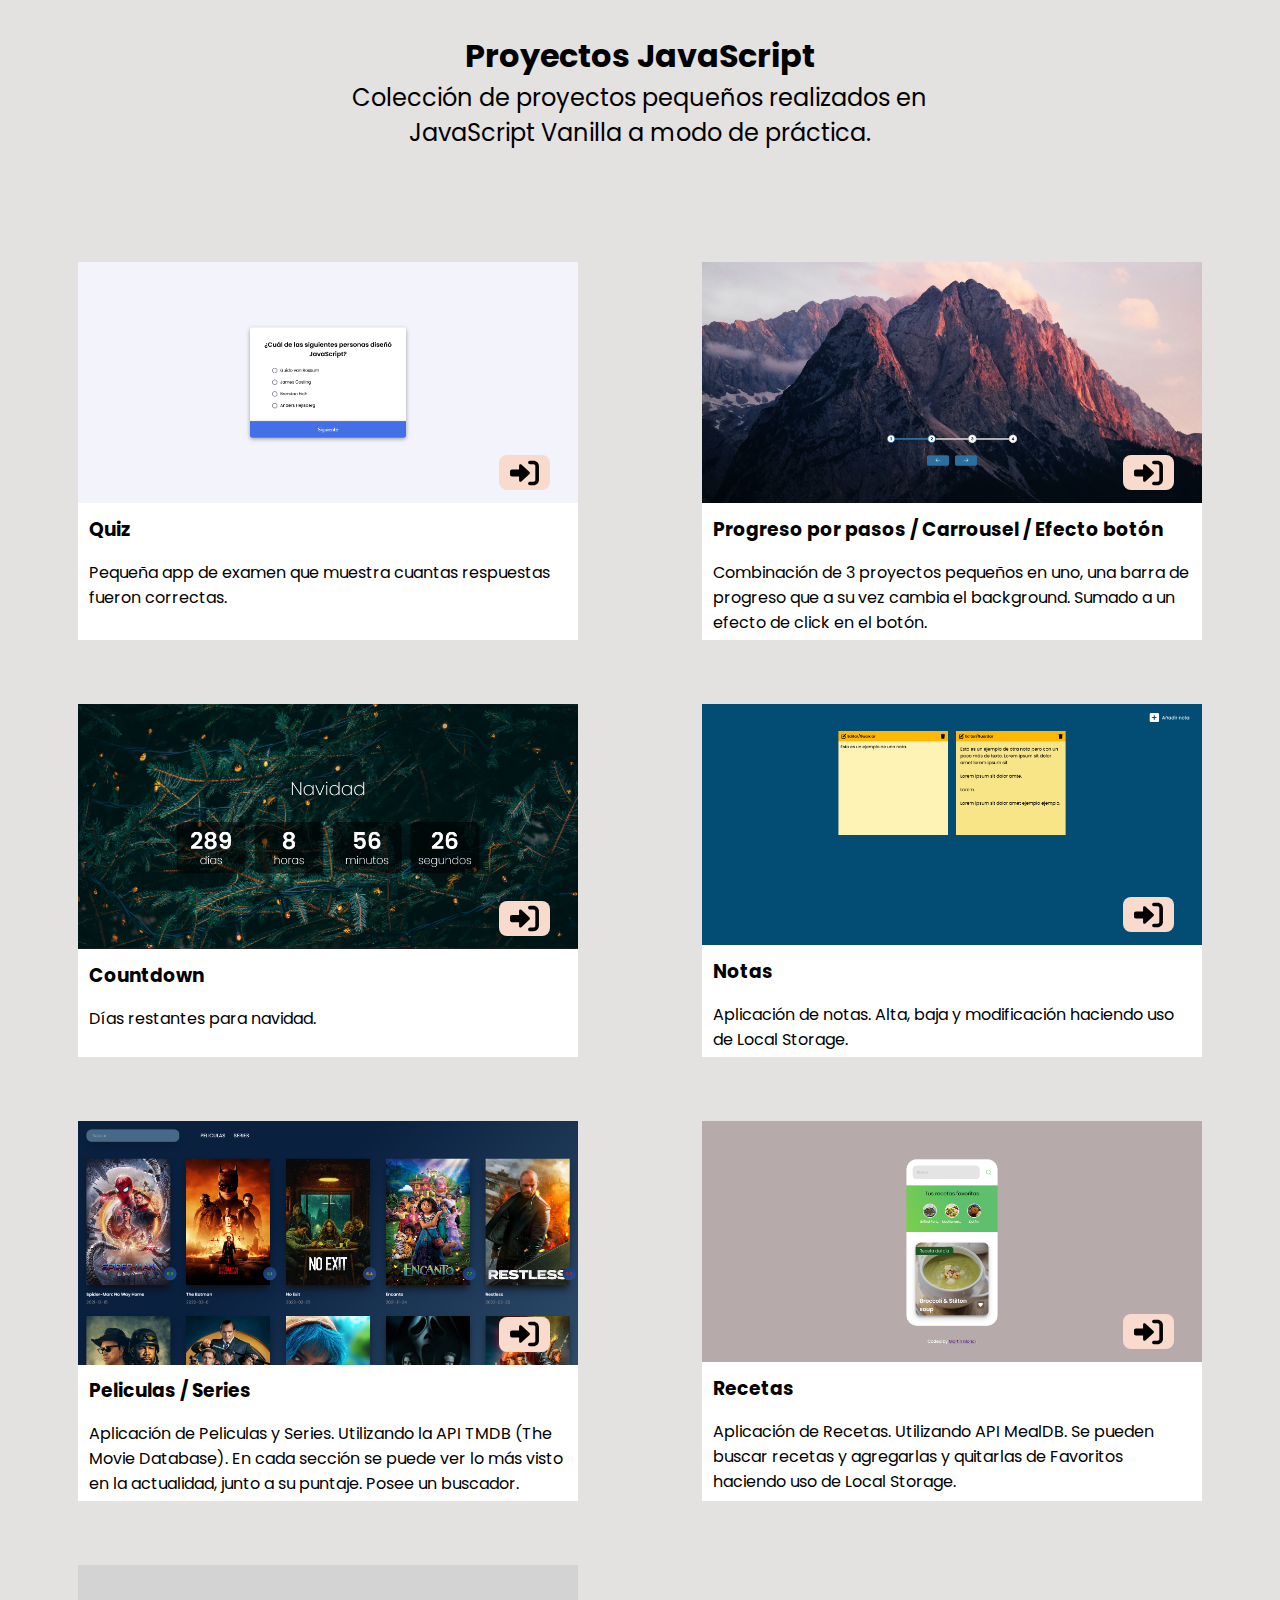
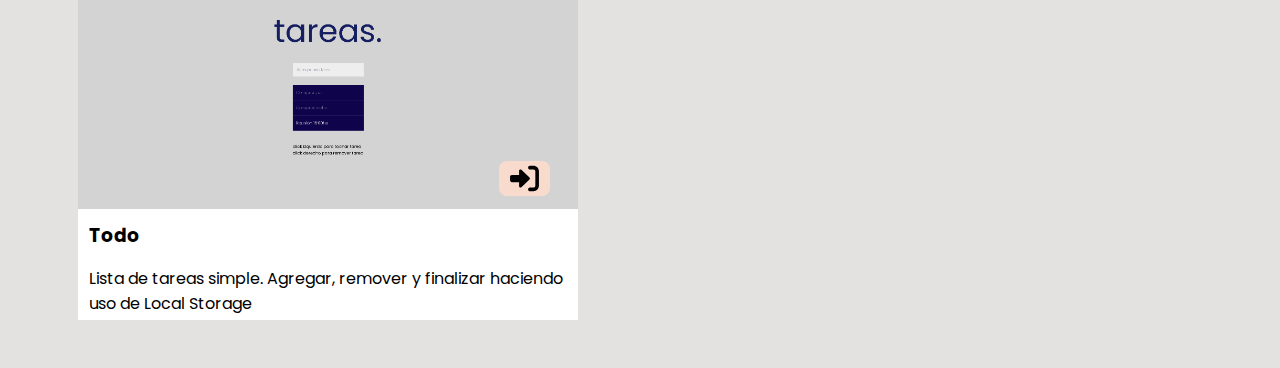
<file: index.html>
<!DOCTYPE html>
<html lang="en">
   <head>
      <meta charset="UTF-8" />
      <meta http-equiv="X-UA-Compatible" content="IE=edge" />
      <meta name="viewport" content="width=device-width, initial-scale=1.0" />
      <link rel="stylesheet" href="style.css" />
      <title>Proyectos Javascript</title>
   </head>
   <body>
      <header>
         <h1>Proyectos JavaScript</h1>
         <div>
            <h2>
               Colección de proyectos pequeños realizados en JavaScript Vanilla a modo de práctica.
            </h2>
         </div>
      </header>

      <main>
         <article>
            <div class="arrow">
               <img src="./img/quiz.png" alt="" />
               <a target="_blank" href="https://upbeat-ardinghelli-ae4af2.netlify.app/"
                  ><img class="arrow__svg" src="./img/right-to-bracket-solid.svg" alt=""
               /></a>
            </div>
            <div class="text">
               <h3>Quiz</h3>
               <p>Pequeña app de examen que muestra cuantas respuestas fueron correctas.</p>
            </div>
         </article>
         <article>
            <div class="arrow">
               <img src="./img/steps.png" alt="" />
               <a target="_blank" href="https://steps-umber.vercel.app/"
                  ><img class="arrow__svg" src="./img/right-to-bracket-solid.svg" alt=""
               /></a>
            </div>
            <div class="text">
               <h3>Progreso por pasos / Carrousel / Efecto botón</h3>
               <p>
                  Combinación de 3 proyectos pequeños en uno, una barra de progreso que a su vez
                  cambia el background. Sumado a un efecto de click en el botón.
               </p>
            </div>
         </article>
         <article>
            <div class="arrow">
               <img src="./img/countdown.png" alt="" />
               <a target="_blank" href="https://countdown-mu.vercel.app/"
                  ><img class="arrow__svg" src="./img/right-to-bracket-solid.svg" alt=""
               /></a>
            </div>
            <div class="text">
               <h3>Countdown</h3>
               <p>Días restantes para navidad.</p>
            </div>
         </article>
         <article>
            <div class="arrow">
               <img src="./img/notas.png" alt="" />
               <a target="_blank" href="https://jolly-clarke-199ea1.netlify.app/"
                  ><img class="arrow__svg" src="./img/right-to-bracket-solid.svg" alt=""
               /></a>
            </div>
            <div class="text">
               <h3>Notas</h3>
               <p>Aplicación de notas. Alta, baja y modificación haciendo uso de Local Storage.</p>
            </div>
         </article>
         <article>
            <div class="arrow">
               <img src="./img/pelis.png" alt="" />
               <a target="_blank" href="https://peliculas-mu.vercel.app/"
                  ><img class="arrow__svg" src="./img/right-to-bracket-solid.svg" alt=""
               /></a>
            </div>
            <div class="text">
               <h3>Peliculas / Series</h3>
               <p>
                  Aplicación de Peliculas y Series. Utilizando la API TMDB (The Movie Database). En
                  cada sección se puede ver lo más visto en la actualidad, junto a su puntaje. Posee
                  un buscador.
               </p>
            </div>
         </article>
         <article>
            <div class="arrow">
               <img src="./img/recetas.png" alt="" />
               <a target="_blank" href="https://frosty-einstein-0c8d61.netlify.app/"
                  ><img class="arrow__svg" src="./img/right-to-bracket-solid.svg" alt=""
               /></a>
            </div>
            <div class="text">
               <h3>Recetas</h3>
               <p>
                  Aplicación de Recetas. Utilizando API MealDB. Se pueden buscar recetas y
                  agregarlas y quitarlas de Favoritos haciendo uso de Local Storage.
               </p>
            </div>
         </article>
         <article>
            <div class="arrow">
               <img src="./img/todo.png" alt="" />
               <a target="_blank" href="https://kind-benz-af4916.netlify.app/"
                  ><img class="arrow__svg" src="./img/right-to-bracket-solid.svg" alt=""
               /></a>
            </div>
            <div class="text">
               <h3>Todo</h3>
               <p>
                  Lista de tareas simple. Agregar, remover y finalizar haciendo uso de Local Storage
               </p>
            </div>
         </article>
      </main>
   </body>
</html>
</file>
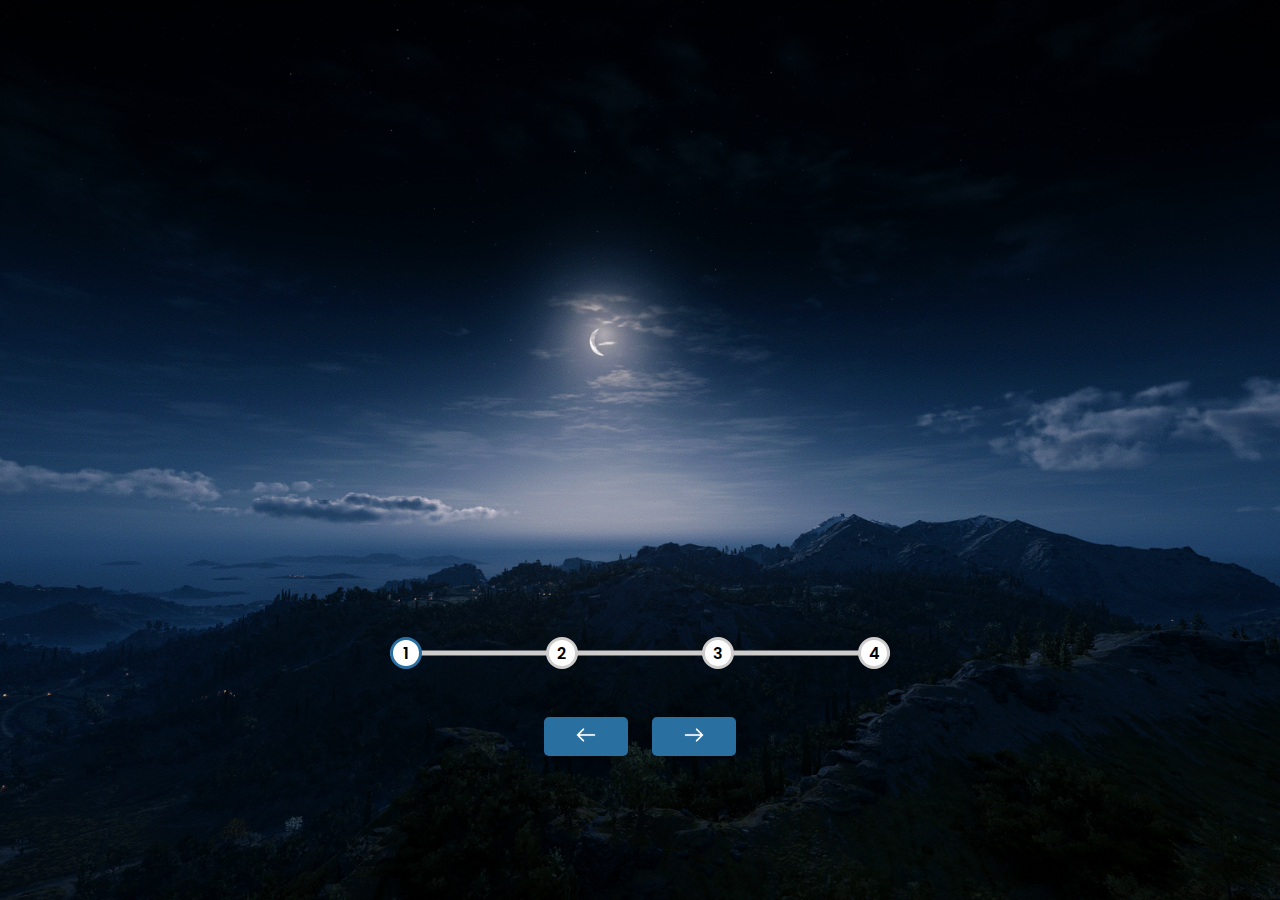
<file: bg-steps-button/index.html>
<!DOCTYPE html>
<html lang="en">
   <head>
      <meta charset="UTF-8" />
      <meta http-equiv="X-UA-Compatible" content="IE=edge" />
      <meta name="viewport" content="width=device-width, initial-scale=1.0" />
      <title>Document</title>
      <link rel="stylesheet" href="styles.css" />
   </head>
   <body>
      <main>
         <div class="cont-progreso">
            <div class="barra-progreso" id="barra"></div>
            <div class="circulo active">1</div>
            <div class="circulo">2</div>
            <div class="circulo">3</div>
            <div class="circulo">4</div>
         </div>
         <div class="cont-botones">
            <button class="btn click" id="prev">
               <span class="circle" style="top: 15px; left: 30px"></span>
               <img class="prev" src="./img/next.png" alt="" />
            </button>
            <button class="btn click" id="next">
               <span class="circle" style="top: 15px; left: 30px"></span>
               <img src="./img/next.png" alt="" />
            </button>
         </div>
      </main>
      <script src="script.js"></script>
   </body>
</html>
</file>
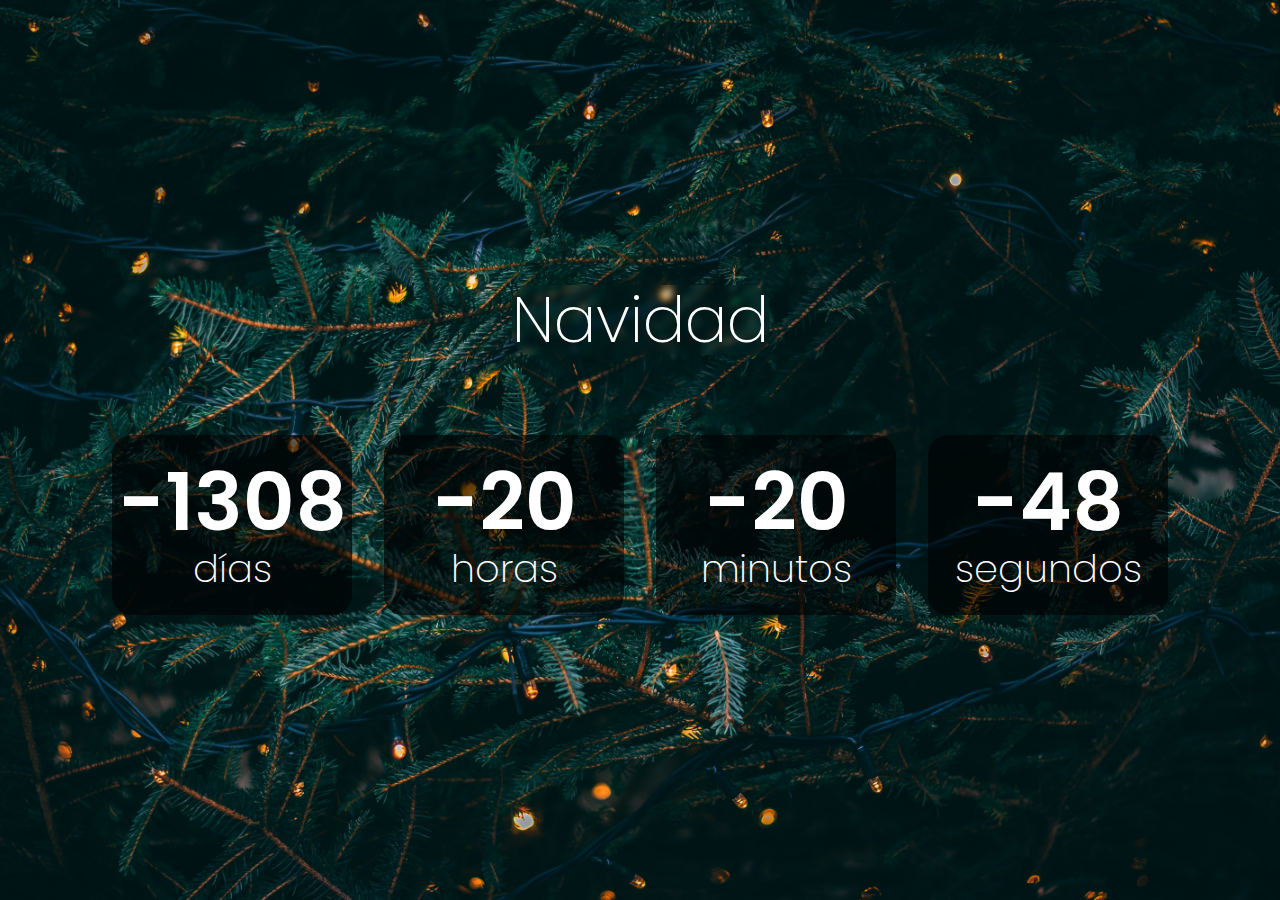
<file: cuenta-regresiva/index.html>
<!DOCTYPE html>
<html lang="en">
<head>
    <meta charset="UTF-8">
    <meta http-equiv="X-UA-Compatible" content="IE=edge">
    <meta name="viewport" content="width=device-width, initial-scale=1.0">
    <title>Cuenta regresiva Navidad</title>
    <link rel="stylesheet" href="styles.css">
</head>
<body>
    <h1>Navidad</h1>
    <section class="contador">
        <div>
            <p class="contador__num" id="dias">365</p>
            <span class="contador__text">días</span>
        </div>
        <div>
            <p class="contador__num" id="horas">24</p>
            <span class="contador__text">horas</span>
        </div>
        <div>
            <p class="contador__num" id="minutos">60</p>
            <span class="contador__text">minutos</span>
        </div>

        <div>
            <p class="contador__num" id="segundos">60</p>
            <span class="contador__text">segundos</span>
        </div>
    </section>
    <script src="script.js"></script>
</body>
</html>
</file>
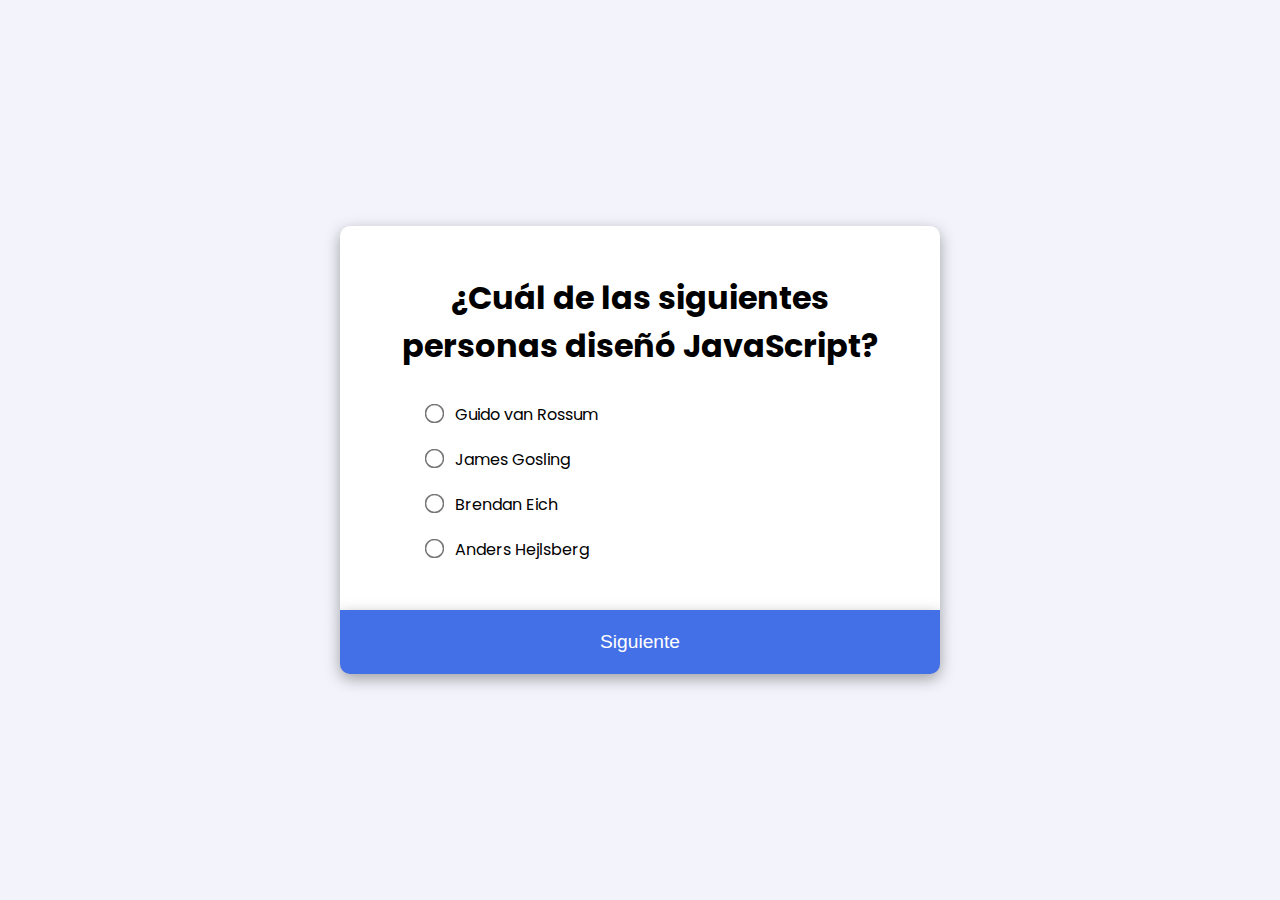
<file: examen-app/index.html>
<!DOCTYPE html>
<html lang="en">
<head>
    <meta charset="UTF-8">
    <meta http-equiv="X-UA-Compatible" content="IE=edge">
    <meta name="viewport" content="width=device-width, initial-scale=1.0">
    <title>Document</title>
    <link rel="stylesheet" href="styles.css">
</head>
<body>
    
    <article>
        <div class="examen" id="examenContainer">
            <h1 id="pregunta">¿Pregunta?</h1>
            <ul>
                <li>
                    <input type="radio" name="resp" id="a" class="resp">
                    <label for="a" id="resp_a">Respuesta</label>
                </li>
                <li>
                    <input type="radio" name="resp" id="b" class="resp">
                    <label for="b" id="resp_b">Respuesta</label>
                </li>
                <li>
                    <input type="radio" name="resp" id="c" class="resp">
                    <label for="c" id="resp_c">Respuesta</label>
                </li>
                <li>
                    <input type="radio" name="resp" id="d" class="resp">
                    <label for="d" id="resp_d">Respuesta</label>
                </li>
            </ul>

        </div>

        <button id="boton">Siguiente</button>
    </article>


    <script src="script.js"></script>
</body>
</html>
</file>
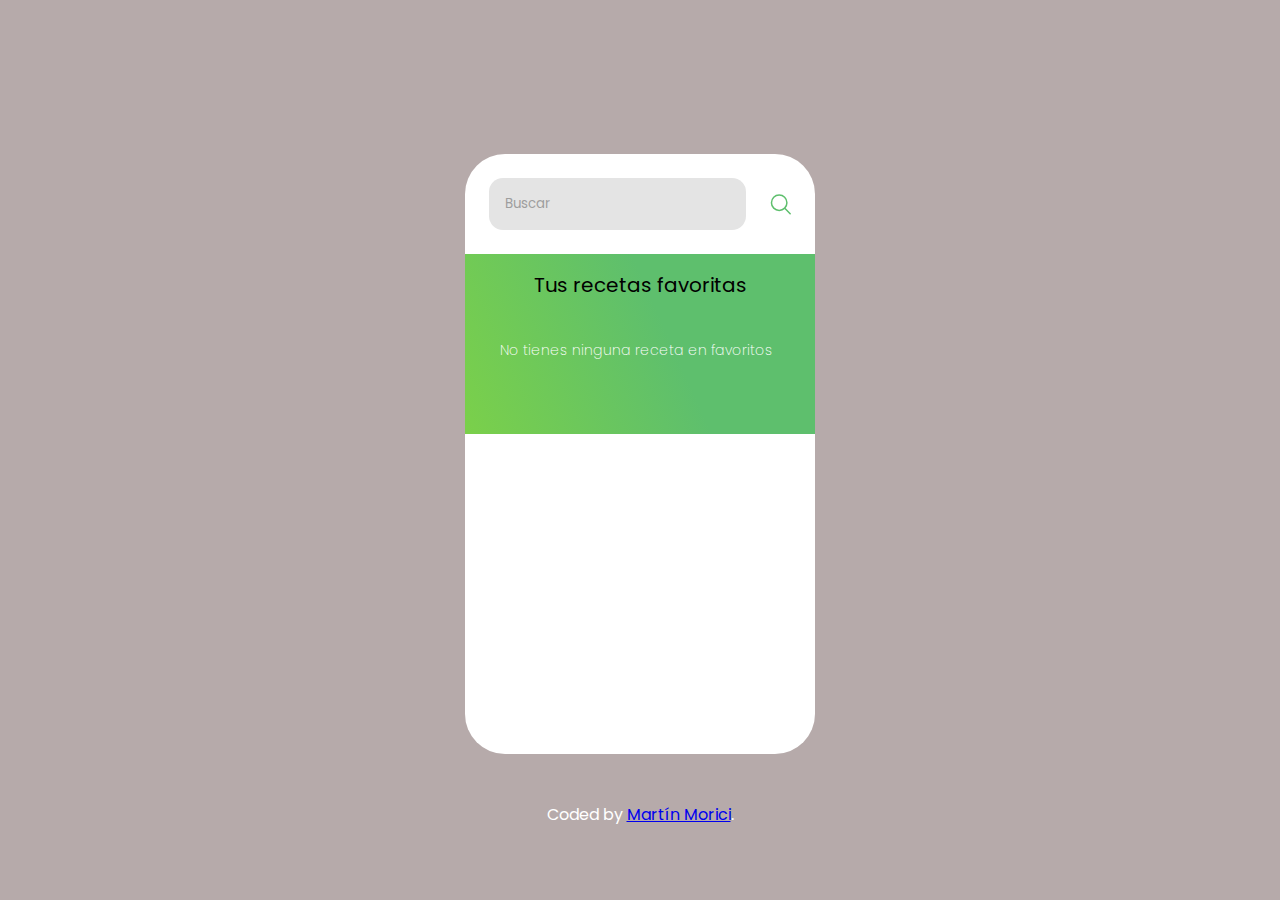
<file: recetas-app/index.html>
<!DOCTYPE html>
<html lang="en">
<head>
    <meta charset="UTF-8">
    <meta http-equiv="X-UA-Compatible" content="IE=edge">
    <meta name="viewport" content="width=device-width, initial-scale=1.0">
    <title>Document</title>
    <link rel="stylesheet" href="styles.css">
</head>
<body>

    <div>
        <main class="container">
            <section class="header">
                <input id="buscador" type="text" placeholder="Buscar">
                <img id="iconoBuscar" src="lupa.svg" alt="">
            </section>
            <section class="favoritos">
                <h2>Tus recetas favoritas</h2>
                <div class="favoritos__lista" id="favoritos">
                </div>
            </section>
            <section class="receta-container" id="receta_container">
            </section>
        </main>
        
        <div class="popup-container hidden" id="popup-container">
            <aside  class="receta-popup" id="receta-popup">
                <img class="receta-cerrar" id="receta-cerrar" src="./cerrarPopup.svg" alt="">
                <div id="receta-info">
                </div>
            </aside>
        </div>
    </div>

    <div class="atribucion">
        Coded by <a href="https://www.linkedin.com/in/mart%C3%ADn-morici-2008a51a2/" target="_blank">Martín Morici</a>.
    </div>
    
    <script src="./script.js"></script>
</body>
</html>
</file>
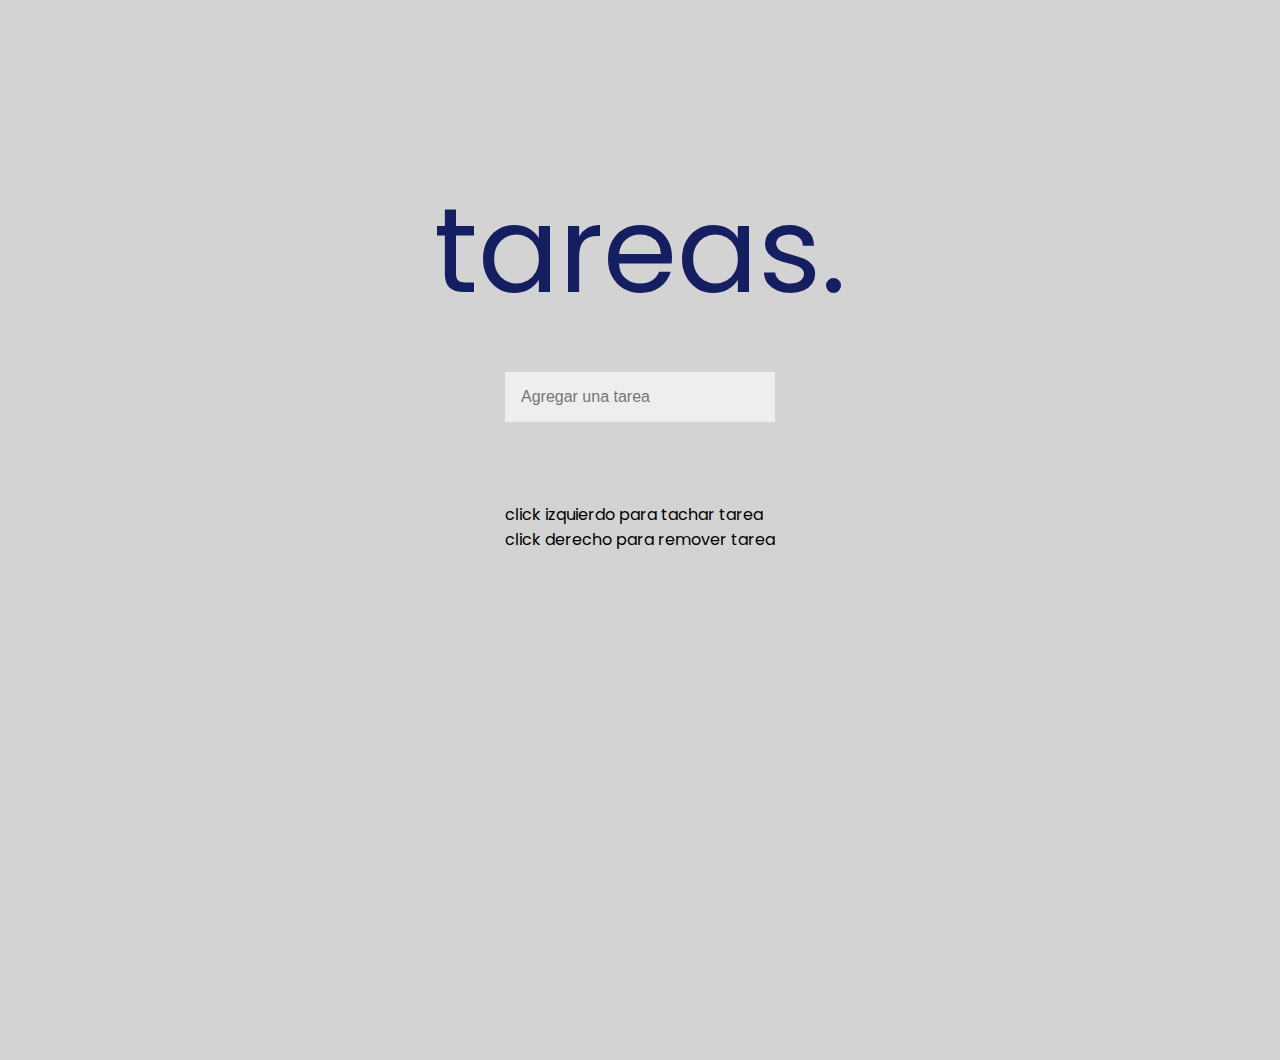
<file: todo-app/index.html>
<!DOCTYPE html>
<html lang="en">
  <head>
    <meta charset="UTF-8" />
    <meta http-equiv="X-UA-Compatible" content="IE=edge" />
    <meta name="viewport" content="width=device-width, initial-scale=1.0" />
    <title>Document</title>
    <link rel="stylesheet" href="styles.css" />
  </head>
  <body>
    <main>
      <h1>tareas.</h1>

      <input
        class="input"
        id="input"
        type="text"
        placeholder="Agregar una tarea"
        autocomplete="off"
      />
      <article class="contenedor-tareas" id="contenedor-tareas"></article>

      <div class="instr">
        <span>click izquierdo para tachar tarea</span>
        <span>click derecho para remover tarea</span>
      </div>
    </main>

    <script src="script.js"></script>
  </body>
</html>
</file>
<file: style.css>
@import url('https://fonts.googleapis.com/css2?family=Abril+Fatface&family=Cinzel:wght@600;700&family=Didact+Gothic&family=Poppins:wght@300;400;600;700&display=swap');
* {
   margin: 0;
   padding: 0;
   box-sizing: border-box;
}

body {
   display: flex;
   flex-direction: column;
   justify-content: center;
   align-items: center;
   font-family: 'Poppins', sans-serif;
   background-color: rgb(228 225 225);
}

header {
   margin: 2rem 0rem 4rem 0rem;
   text-align: center;
}
h2 {
   font-weight: 400;
}

header div {
   display: flex;
   justify-content: center;
   align-items: center;
}
div h2 {
   width: 67%;
}
h3 {
   font-weight: 700;
}

img {
   max-width: 100%;
}


div p {
   margin-top: 1rem;
}

main {
   width: 100%;
   display: grid;
   gap: 4rem;
   grid-template-columns: repeat(auto-fill, minmax(min(100%, 30rem), 1fr));
   justify-items: center;
   padding: 3rem;
}

.arrow {
   position: relative;
}
article {
   max-width: 500px;
   background-color: white;
}

.text {
   padding: 0.3rem 0.7rem;
}
.arrow__svg {
   position: absolute;
   bottom: 20px;
   right: 28px;
   width: 51px;
   height: 35px;
   background-color: #f9dbce;
   padding: 0.2rem;
   border-radius: 8px;
   cursor: pointer;
   transition: 0.1s;
}
.arrow__svg:active {
   transform: scale(0.96);
   transition: 0.1s;
}

@media (max-width: 450px) {
   main {
      padding: 0.5rem;
   }
   header h1 {
      font-size: 22px;
   }
   header div h2 {
      font-size: 18px;
   }
}
@media (max-width: 800px) {
   div h2 {
      width: 80%;
   }
}
</file>
<file: bg-steps-button/styles.css>
@import url('https://fonts.googleapis.com/css2?family=Poppins:wght@200;400;600&display=swap');

:root {
   --active-color: rgb(41, 112, 160);
}

* {
   margin: 0;
   padding: 0;
   box-sizing: border-box;
}

body {
   font-family: 'Poppins', sans-serif;
   font-weight: 600;
   transition: background-image 0.6s ease-in-out;
   background-repeat: no-repeat;
   background-size: cover;
   background-position: center center;
   min-height: 100vh;
}

.circulo {
   color: rgb(0, 0, 0);
   background-color: rgb(255, 255, 255);
   border-radius: 50%;
   width: 32px;
   height: 32px;
   display: flex;
   justify-content: center;
   align-items: center;
   border: 3.5px solid rgb(207, 204, 204);
   transition: border 0.4s ease;
}

.active {
   border: 3.5px solid var(--active-color);
}

main {
   display: flex;
   height: 100vh;
   flex-direction: column;
   justify-content: flex-end;
   align-items: center;
   padding-bottom: 9rem;
}

.cont-progreso {
   display: flex;
   justify-content: space-between;
   align-items: center;
   width: 500px;
   position: relative;
}
.cont-progreso::before {
   content: '';
   position: absolute;
   height: 5px;
   width: 100%;
   top: 50%;
   transform: translateY(-50%);
   background-color: rgb(207, 204, 204);
   z-index: -1;
}

.barra-progreso {
   position: absolute;
   height: 6px;
   width: 100%;
   top: 50%;
   transform: translateY(-50%);
   background-color: var(--active-color);
   z-index: -1;
   width: 0;
   transition: 0.4s ease;
}

.cont-botones {
   display: flex;
   margin-top: 3rem;
   justify-content: center;
   align-items: center;
   gap: 1.5rem;
}

.btn {
   padding: 0.5rem 2rem;
   background-color: var(--active-color);
   border: none;
   border-radius: 5px;
   overflow: hidden;
   position: relative;
}
.circle {
   position: absolute;
   width: 100px;
   height: 100px;
   background-color: white;
   border-radius: 50%;
   transform: translate(-50%, -50%) scale(0);
   animation: escalar 0.5s ease-out;
}

@keyframes escalar {
   to {
      transform: translate(-50%, -50%) scale(3);
      opacity: 0;
   }
}

img {
   width: 20px;
   filter: invert();
}

.prev {
   transform: rotate(-180deg);
}

.btn:active {
   transform: scale(0.98);
}

.btn:disabled {
   background-color: rgb(89, 131, 160);
   cursor: not-allowed;
}

.btn img {
   pointer-events: none;
}
</file>
<file: cuenta-regresiva/styles.css>
@import url('https://fonts.googleapis.com/css2?family=Poppins:wght@200;400;600&display=swap');

* {
    margin: 0;
    padding: 0;
    box-sizing: border-box;

}

body{
    font-family: 'Poppins', sans-serif;
    display: flex;
    flex-direction: column;
    justify-content: center;
    align-items: center;
    min-height: 100vh;
    background: url(bg.jpg) center center ;
    background-repeat: no-repeat;
    background-size: cover;
    color: white;
}

h1{
    font-weight: 200;
    font-size: 4rem;
    margin-bottom: 5rem;
    border-radius: 20px;
    backdrop-filter: blur(3px);
    line-height: 1.1;
}

.contador{
    display: flex;
    align-items: center;
    justify-content: center;
    gap: 2rem;
    flex-wrap: wrap;
}

.contador div {
    display: flex;
    flex-direction: column;
    justify-content: center;
    text-align: center;
    background-color: rgba(0, 0, 0, 0.583);
    border-radius: 20px;
    width: 240px;
    height: 180px;
}

.contador__text{
    display: block;
    font-weight: 200;
    font-size: 2.4rem;
    line-height: 1;
    margin-top: 0.5rem;
}

.contador__num{
    font-weight: 600;
    font-size: 5rem;
    line-height: 1;
}
</file>
<file: examen-app/styles.css>
@import url('https://fonts.googleapis.com/css2?family=Poppins:wght@200;400;600&display=swap');

* {
    margin: 0;
    padding: 0;
    box-sizing: border-box;
}

body{
    font-family: 'Poppins', sans-serif;
    display: flex;
    flex-direction: column;
    justify-content: center;
    align-items: center;
    min-height: 100vh;
    background-color: #F3F3FB;
}

.examen{
    background-color: white;
    padding: 3rem;
    border-top-left-radius: 10px;
    border-top-right-radius: 10px;
    max-width:600px;
    box-shadow: rgba(0, 0, 0, 0.35) 0px 5px 15px;
}

h1{
    margin-bottom: 2rem;
    text-align: center;
}

ul{
    list-style: none;
    margin-left: 40px;
}

ul li{
    margin-top: 20px;
    
}
input[type='radio'] { 
    transform: scale(1.5); 
}

label{
    margin-left: 10px;
}

button{
    background-color: #4370E7 ;
    width: 100%;
    border: none;
    height: 4rem;
    border-bottom-left-radius: 10px;
    border-bottom-right-radius: 10px;
    font-weight: 200;
    font-size: 1.2rem;
    color: white;
    cursor: pointer;
    box-shadow: rgba(0, 0, 0, 0.35) 0px 5px 15px;
}

button:hover{
    background-color: #1f4cc5   
}

.puntaje{
    margin-bottom: 0;
}
</file>
<file: recetas-app/styles.css>
@import url('https://fonts.googleapis.com/css2?family=Poppins:wght@200;400;600&display=swap');

* {
    margin: 0;
    padding: 0;
    box-sizing: border-box;
}

body{
    font-family: 'Poppins', sans-serif;
    display: flex;
    justify-content: center;
    align-items: center;
    min-height: 100vh;
    background-color: #B6AAAA;
    flex-direction: column;
}

img{
    max-width: 100%;
}
.container{
    background-color: #ffff;
    margin-top: 5rem;
    width: 350px;
    border-radius: 40px ;
    margin-bottom: 3rem;
}

.header{
    display: flex;
    justify-content: space-between;
    margin-top: 1rem;
    padding: 1.5rem;
}

.header input{
    width: 85%;
    padding: 1rem;
    border-radius: 14px;
    border: none;
    background-color: #E4E4E4 ;
    font-family: inherit;
}
.header input::placeholder{
    color:#9E9E9E;
}

.header img{
    cursor: pointer;
}

.favoritos{
    background: linear-gradient(245.94deg, #5EBF6D 42.54%, #A8EB12 192.11%);
    padding: 1rem 0.5rem;
    min-height: 180px;
}

.favoritos__lista{
    margin-top: 1.5rem;
    display: flex;
    justify-content: center;
    align-items: baseline;
    flex-wrap: wrap;
    gap: 8px;
}

.item{
    display: flex;
    justify-content: center;
    align-items: center;
    flex-direction: column;
    width: 23%;
    position: relative;
}

.item-eliminar{
    position: absolute;
    top: 0;
    right: 4px;
    width: 15px;
    cursor: pointer;
    opacity: 0;
}

.item:hover .item-eliminar{
    opacity: 1;
}

.favoritos__lista span{
    display: inline-block;
    width: 100%;
    text-align:center ;
    font-size: 12px;
    color: white;
    margin-top: 5px;
    text-overflow: ellipsis;
    white-space: nowrap;
    overflow: hidden;
}

.favoritos h2{
    font-size: 20px;
    text-align: center;
    font-weight: normal;
}

.favoritos .item-img{
    border-radius: 50%;
    width: 70%;
    border: 2px solid white;
}

.receta-container{
    display: flex;
    justify-content: center;
    align-items: center;
    margin-top: 2.5rem;
    min-height: 280px;
    flex-direction: column;
}

.receta{
    width: 280px;
    position: relative;
    margin-bottom: 2rem;
}

.receta__imagen{
    border-radius: 19px;
    filter: brightness(80%);
    box-shadow: rgba(0, 0, 0, 0.19) 0px 10px 20px, rgba(0, 0, 0, 0.23) 0px 6px 6px;
}


.receta__info{
    width: 100%;
    position: absolute;
    bottom: 0px;
    display: flex;
    justify-content: space-between;
    align-items: center;
    font-size: 18px;
    padding: 1rem;
}

.receta__info h3{
    font-weight: 600;
    color: white;
    width: 200px;
}

.receta span{
    position: absolute;
    top: 1rem;
    background-color: #1B5622 ;
    color: white;
    font-weight: 200;
    border-radius: 0px 10px 10px 0px;
    padding: 0.2rem 1rem;
    z-index: 1;
}


.corazon{
    padding: 0.35rem;
    border-radius: 5px;
}

.corazon-active{
    filter: brightness(0) saturate(100%) invert(91%) sepia(100%) saturate(5813%) hue-rotate(19deg) brightness(97%) contrast(90%);;
}

.cuadrado{
    display: flex;
    justify-content: center;
    align-items: center;
    background-color: #725644;
    width: fit-content;
    border-radius: 5px;
    width: 28.18px;
    height: 27.17px;
    cursor: pointer;
}


.popup-container{
    position: fixed;
    top: 0;
    left: 0;
    right: 0;
    bottom: 0;
    background-color: rgba(0, 0, 0, 0.383);
    display: flex;
    justify-content: center;
    align-items: center;
    z-index: 3;

}

.popup-container.hidden {
    opacity: 0;
    pointer-events: none;
}

.receta-popup{
    padding: 2rem;
    background-color: white;
    max-width: 500px;
    position: relative;
    max-height: 95vh;
    overflow: auto;
}

.receta-popup h1{
    text-align: center;
    margin-bottom: 1rem;
    margin-top: 1rem;
}

.receta-popup h3{
    margin: 1rem 0px 0.2rem 0px;
}

.receta-popup ul{
    padding: 0px 18px;
}

.receta-cerrar{
    position: absolute;
    top: 1rem;
    right: 1rem;
    width: 20px;
    cursor: pointer;
}

.recetaClick{
    cursor: pointer;
}

.no-favorito{
    margin-top: 1rem;
    font-size: 14px;
    color: rgb(255, 255, 255);
    font-weight: 200;
}

.receta-instrucciones{
    text-align: justify;
}

.atribucion{
    text-align: center;
    color: white;
}

.abrirFav{
    cursor: pointer;
}
</file>
<file: todo-app/styles.css>
@import url("https://fonts.googleapis.com/css2?family=Poppins:wght@200;400;600&display=swap");

* {
  margin: 0;
  padding: 0;
  box-sizing: border-box;
}

body {
  font-family: "Poppins", sans-serif;
  background-color: #d3d3d3;
}
:root {
  --colorPrimary: #141e61;
  --colorSecondary: #0f044c;
}

main {
  display: flex;
  flex-direction: column;
  height: 100vh;
  margin-top: 10rem;
  align-items: center;
}

h1 {
  color: var(--colorPrimary);
  font-size: 7.5rem;
  font-weight: 400;
  margin-bottom: 2rem;
}

.contenedor-tareas div {
  width: 270px;
  padding: 1rem 0.8rem;
  background-color: var(--colorSecondary);
  color: #eeeeee;
  margin-top: 1px;
  font-weight: 200;
  font-size: 1rem;
  cursor: pointer;
}

.input {
  width: 270px;
  padding: 1rem;
  outline: none;
  border: none;
  background-color: #eeeeee;
  font-size: 16px;
  margin-bottom: 2rem;
  color: #787a91;
}

.input:focus {
  outline: 1px solid black;
}

.instr {
  margin-top: 3rem;
}
span {
  display: block;
}

.contenedor-tareas .completa {
  color: #787a91;
  text-decoration: line-through;
  user-select: none;
}
</file>
